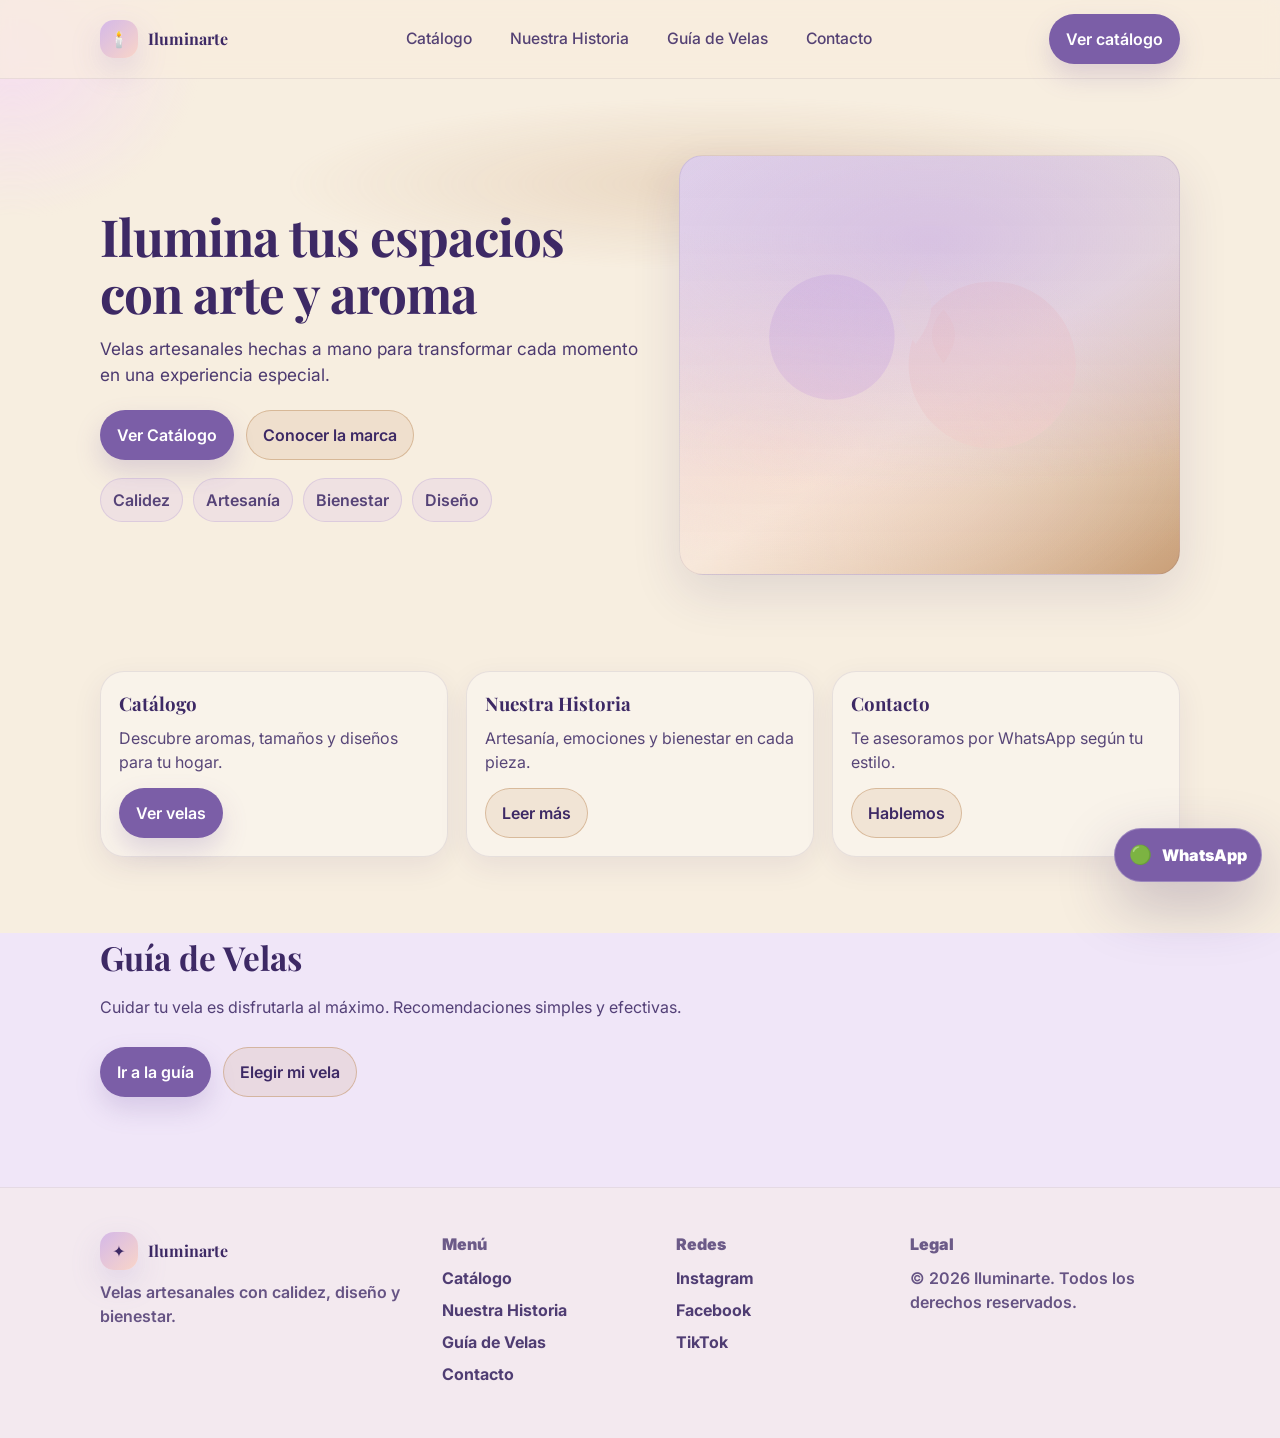
<file: iluminarte-web/index.html>
<!doctype html>
<html lang="es">
  <head>
    <meta charset="UTF-8" />
    <meta name="viewport" content="width=device-width, initial-scale=1.0" />
    <title>Iluminarte | Velas artesanales</title>
    <meta
      name="description"
      content="Velas artesanales hechas a mano para transformar cada momento en una experiencia especial: aroma, luz y diseño." />

    <link rel="preconnect" href="https://fonts.googleapis.com" />
    <link rel="preconnect" href="https://fonts.gstatic.com" crossorigin />
    <link
      href="https://fonts.googleapis.com/css2?family=Playfair+Display:wght@500;600;700&family=Inter:wght@300;400;500;600&display=swap"
      rel="stylesheet" />

    <link rel="stylesheet" href="./styles.css" />
  </head>
  <body>
    <!-- Fondo decorativo sutil -->
    <div class="bg-decor" aria-hidden="true"></div>

    <a class="skip-link" href="#inicio">Saltar al contenido</a>

    <header class="site-header">
      <div class="container header-inner">
        <a class="brand" href="index.html" aria-label="Iluminarte - Inicio">
          <span class="brand-mark" aria-hidden="true">🕯️</span>
          <span class="brand-name">Iluminarte</span>
        </a>

        <nav class="nav" aria-label="Navegación principal">
          <a class="nav-link" href="catalogo.html">Catálogo</a>
          <a class="nav-link" href="story.html">Nuestra Historia</a>
          <a class="nav-link" href="guide.html">Guía de Velas</a>
          <a class="nav-link" href="contacto.html">Contacto</a>
        </nav>

        <div class="header-cta">
          <a class="btn btn-primary" href="catalogo.html">Ver catálogo</a>
        </div>
      </div>
    </header>

    <main id="inicio">
      <!-- Inicio / Hero -->
      <section class="hero section">
        <div class="container hero-grid">
          <div class="hero-copy reveal">
            <h1 class="h1">Ilumina tus espacios con arte y aroma</h1>
            <p class="lead">
              Velas artesanales hechas a mano para transformar cada momento en una experiencia especial.
            </p>
            <div class="hero-actions">
              <a class="btn btn-primary" href="catalogo.html">Ver Catálogo</a>
              <a class="btn btn-secondary" href="story.html">Conocer la marca</a>
            </div>
            <div class="hero-badges" aria-label="Valores de marca">
              <span class="badge">Calidez</span>
              <span class="badge">Artesanía</span>
              <span class="badge">Bienestar</span>
              <span class="badge">Diseño</span>
            </div>
          </div>

          <div class="hero-media reveal">
            <div class="hero-image" role="img" aria-label="Velas artesanales"></div>
            <div class="hero-glow" aria-hidden="true"></div>
          </div>
        </div>
      </section>

      <!-- Bloque cards / acceso rápido -->
      <section class="section" style="padding-top: 20px;">
        <div
          class="container"
          style="display: grid; gap: 18px; grid-template-columns: repeat(3, minmax(0,1fr));">
          <div class="card reveal">
            <h3 class="h3" style="margin-bottom: 8px;">Catálogo</h3>
            <p class="p" style="color: rgba(61,41,101,.86)">Descubre aromas, tamaños y diseños para tu hogar.</p>
            <div style="margin-top: 14px">
              <a class="btn btn-primary" href="catalogo.html">Ver velas</a>
            </div>
          </div>

          <div class="card reveal">
            <h3 class="h3" style="margin-bottom: 8px;">Nuestra Historia</h3>
            <p class="p" style="color: rgba(61,41,101,.86)">Artesanía, emociones y bienestar en cada pieza.</p>
            <div style="margin-top: 14px">
              <a class="btn btn-secondary" href="story.html">Leer más</a>
            </div>
          </div>

          <div class="card reveal">
            <h3 class="h3" style="margin-bottom: 8px;">Contacto</h3>
            <p class="p" style="color: rgba(61,41,101,.86)">Te asesoramos por WhatsApp según tu estilo.</p>
            <div style="margin-top: 14px">
              <a class="btn btn-secondary" href="contacto.html">Hablemos</a>
            </div>
          </div>
        </div>
      </section>

      <!-- Guía (cta) -->
      <section class="section-alt section" style="padding-bottom: 90px; padding-top: 0;">
        <div class="container">
          <div class="section-head reveal">
            <h2 class="h2">Guía de Velas</h2>
            <p class="section-sub">Cuidar tu vela es disfrutarla al máximo. Recomendaciones simples y efectivas.</p>
          </div>
          <div style="display: flex; gap: 12px; flex-wrap: wrap">
            <a class="btn btn-primary" href="guide.html">Ir a la guía</a>
            <a class="btn btn-secondary" href="catalogo.html">Elegir mi vela</a>
          </div>
        </div>
      </section>
    </main>

    <footer class="site-footer">
      <div class="container footer-grid">
        <div class="footer-brand">
          <div class="footer-logo">
            <span class="brand-mark" aria-hidden="true">✦</span>
            <span class="brand-name">Iluminarte</span>
          </div>
          <p class="footer-text">Velas artesanales con calidez, diseño y bienestar.</p>
        </div>

        <div class="footer-col">
          <div class="footer-title">Menú</div>
          <a class="footer-link" href="catalogo.html">Catálogo</a>
          <a class="footer-link" href="story.html">Nuestra Historia</a>
          <a class="footer-link" href="guide.html">Guía de Velas</a>
          <a class="footer-link" href="contacto.html">Contacto</a>
        </div>

        <div class="footer-col">
          <div class="footer-title">Redes</div>
          <a class="footer-link" href="#">Instagram</a>
          <a class="footer-link" href="#">Facebook</a>
          <a class="footer-link" href="#">TikTok</a>
        </div>

        <div class="footer-col">
          <div class="footer-title">Legal</div>
          <div class="footer-text">© <span id="year"></span> Iluminarte. Todos los derechos reservados.</div>
        </div>
      </div>
    </footer>

    <!-- Botón flotante WhatsApp -->
    <a
      id="waFloat"
      class="wa-float"
      href="#"
      target="_blank"
      rel="noopener"
      aria-label="Consultar por WhatsApp"
    >
      <span class="wa-icon" aria-hidden="true">🟢</span>
      <span class="wa-text">WhatsApp</span>
    </a>

    <script src="./app.js" defer></script>
  </body>
</html>
</file>
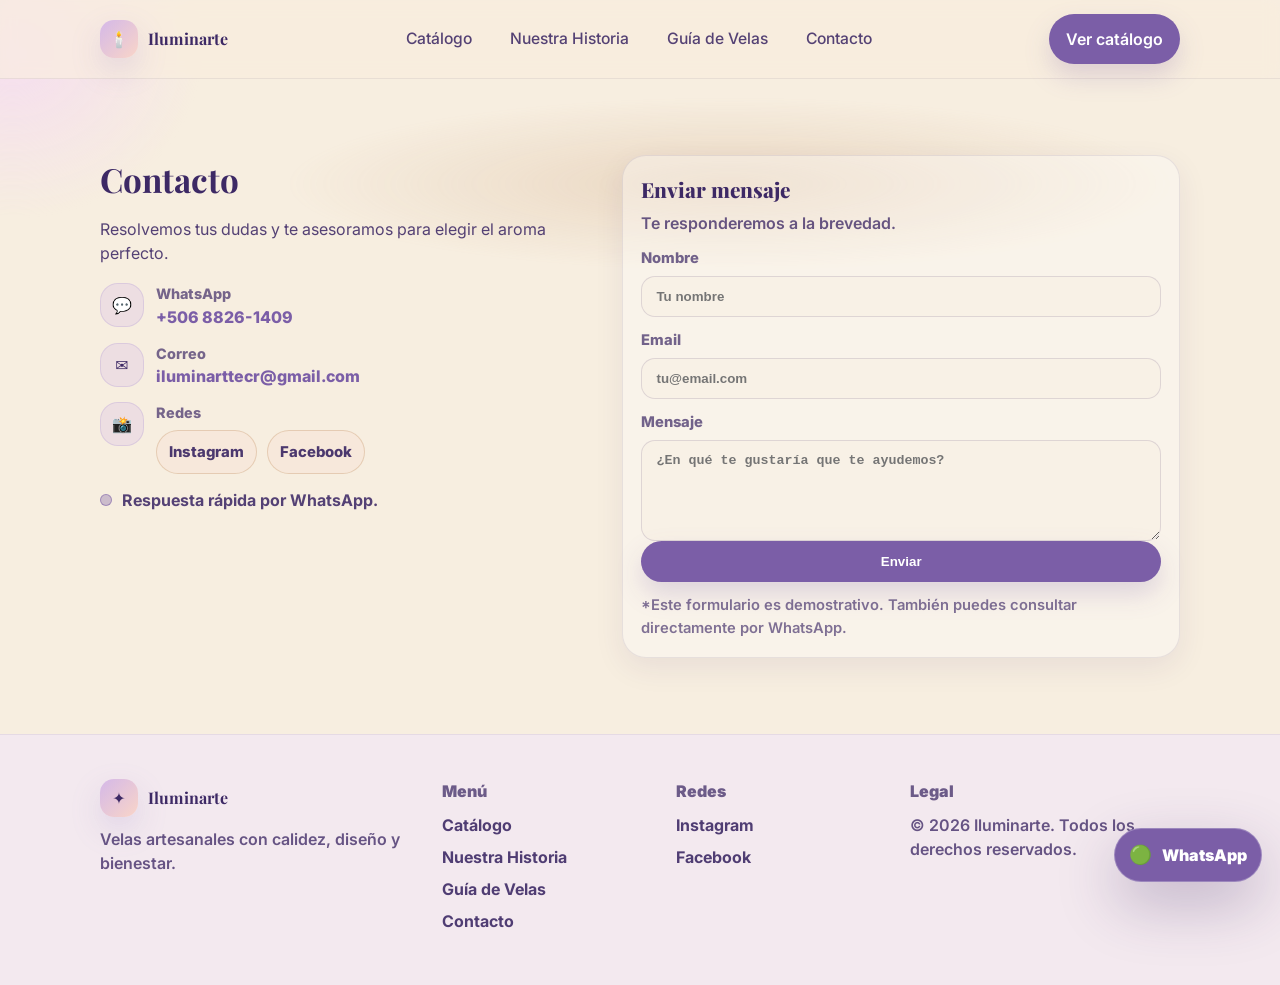
<file: iluminarte-web/contacto.html>
<!doctype html>
<html lang="es">
  <head>
    <meta charset="UTF-8" />
    <meta name="viewport" content="width=device-width, initial-scale=1.0" />
    <title>Contacto | Iluminarte</title>
    <meta
      name="description"
      content="Contactate con Iluminarte por WhatsApp o correo. Te asesoramos para elegir tu vela ideal." />

    <link rel="preconnect" href="https://fonts.googleapis.com" />
    <link rel="preconnect" href="https://fonts.gstatic.com" crossorigin />
    <link
      href="https://fonts.googleapis.com/css2?family=Playfair+Display:wght@500;600;700&family=Inter:wght@300;400;500;600&display=swap"
      rel="stylesheet" />

    <link rel="stylesheet" href="./styles.css" />
  </head>
  <body>
    <div class="bg-decor" aria-hidden="true"></div>
    <a class="skip-link" href="#contacto">Saltar al contenido</a>

    <header class="site-header">
      <div class="container header-inner">
        <a class="brand" href="index.html" aria-label="Iluminarte - Inicio">
          <span class="brand-mark" aria-hidden="true">🕯️</span>
          <span class="brand-name">Iluminarte</span>
        </a>

        <nav class="nav" aria-label="Navegación principal">
          <a class="nav-link" href="catalogo.html">Catálogo</a>
          <a class="nav-link" href="story.html">Nuestra Historia</a>
          <a class="nav-link" href="guide.html">Guía de Velas</a>
          <a class="nav-link" href="contacto.html">Contacto</a>
        </nav>

        <div class="header-cta">
          <a class="btn btn-primary" href="catalogo.html">Ver catálogo</a>
        </div>
      </div>
    </header>

    <main id="contacto">
      <section class="section">
        <div class="container contact-grid">
          <div class="contact-copy reveal">
            <h2 class="h2">Contacto</h2>
            <p class="section-sub">Resolvemos tus dudas y te asesoramos para elegir el aroma perfecto.</p>

            <div class="contact-box">
              <div class="contact-item">
                <span class="contact-icon" aria-hidden="true">💬</span>
                <div>
                  <div class="contact-label">WhatsApp</div>
                  <a class="link" id="whatsappNumber" href="#">+506 8826-1409</a>
                </div>
              </div>

              <div class="contact-item">
                <span class="contact-icon" aria-hidden="true">✉️</span>
                <div>
                  <div class="contact-label">Correo</div>
                  <a class="link" href="mailto:hola@iluminarte.com">iluminarttecr@gmail.com</a>
                </div>
              </div>

              <div class="contact-item">
                <span class="contact-icon" aria-hidden="true">📸</span>
                <div>
                  <div class="contact-label">Redes</div>
                  <div class="social-row">
                    <a class="chip" href="#" aria-label="Instagram">Instagram</a>
                    <a class="chip" href="#" aria-label="Facebook">Facebook</a>
                  </div>
                </div>
              </div>
            </div>

            <div class="contact-note">
              <span class="dot" aria-hidden="true"></span>
              Respuesta rápida por WhatsApp.
            </div>
          </div>

          <div class="contact-form-wrap reveal">
            <form id="contactForm" class="form" autocomplete="on">
              <div class="form-head">
                <div class="form-title">Enviar mensaje</div>
                <div class="form-sub">Te responderemos a la brevedad.</div>
              </div>

              <label class="field">
                <span class="field-label">Nombre</span>
                <input name="nombre" class="input" type="text" placeholder="Tu nombre" required />
              </label>

              <label class="field">
                <span class="field-label">Email</span>
                <input name="email" class="input" type="email" placeholder="tu@email.com" required />
              </label>

              <label class="field">
                <span class="field-label">Mensaje</span>
                <textarea name="mensaje" class="textarea" rows="5" placeholder="¿En qué te gustaría que te ayudemos?" required></textarea>
              </label>

              <button class="btn btn-primary w-full" type="submit">Enviar</button>

              <div id="formStatus" class="form-status" role="status" aria-live="polite"></div>
              <p class="form-foot">*Este formulario es demostrativo. También puedes consultar directamente por WhatsApp.</p>
            </form>
          </div>
        </div>
      </section>
    </main>

    <footer class="site-footer">
      <div class="container footer-grid">
        <div class="footer-brand">
          <div class="footer-logo">
            <span class="brand-mark" aria-hidden="true">✦</span>
            <span class="brand-name">Iluminarte</span>
          </div>
          <p class="footer-text">Velas artesanales con calidez, diseño y bienestar.</p>
        </div>

        <div class="footer-col">
          <div class="footer-title">Menú</div>
          <a class="footer-link" href="catalogo.html">Catálogo</a>
          <a class="footer-link" href="story.html">Nuestra Historia</a>
          <a class="footer-link" href="guide.html">Guía de Velas</a>
          <a class="footer-link" href="contacto.html">Contacto</a>
        </div>

    <div class="footer-col">
      <div class="footer-title">Redes</div>
      <a class="footer-link" href="https://www.instagram.com/iluminarttecr/">Instagram</a>
      <a class="footer-link" href="https://www.facebook.com/profile.php?id=61590283603145">Facebook</a>
    </div>

        <div class="footer-col">
          <div class="footer-title">Legal</div>
          <div class="footer-text">© <span id="year"></span> Iluminarte. Todos los derechos reservados.</div>
        </div>
      </div>
    </footer>

    <a
      id="waFloat"
      class="wa-float"
      href="#"
      target="_blank"
      rel="noopener"
      aria-label="Consultar por WhatsApp"
    >
      <span class="wa-icon" aria-hidden="true">🟢</span>
      <span class="wa-text">WhatsApp</span>
    </a>

    <script src="./app.js" defer></script>
  </body>
</html>
</file>
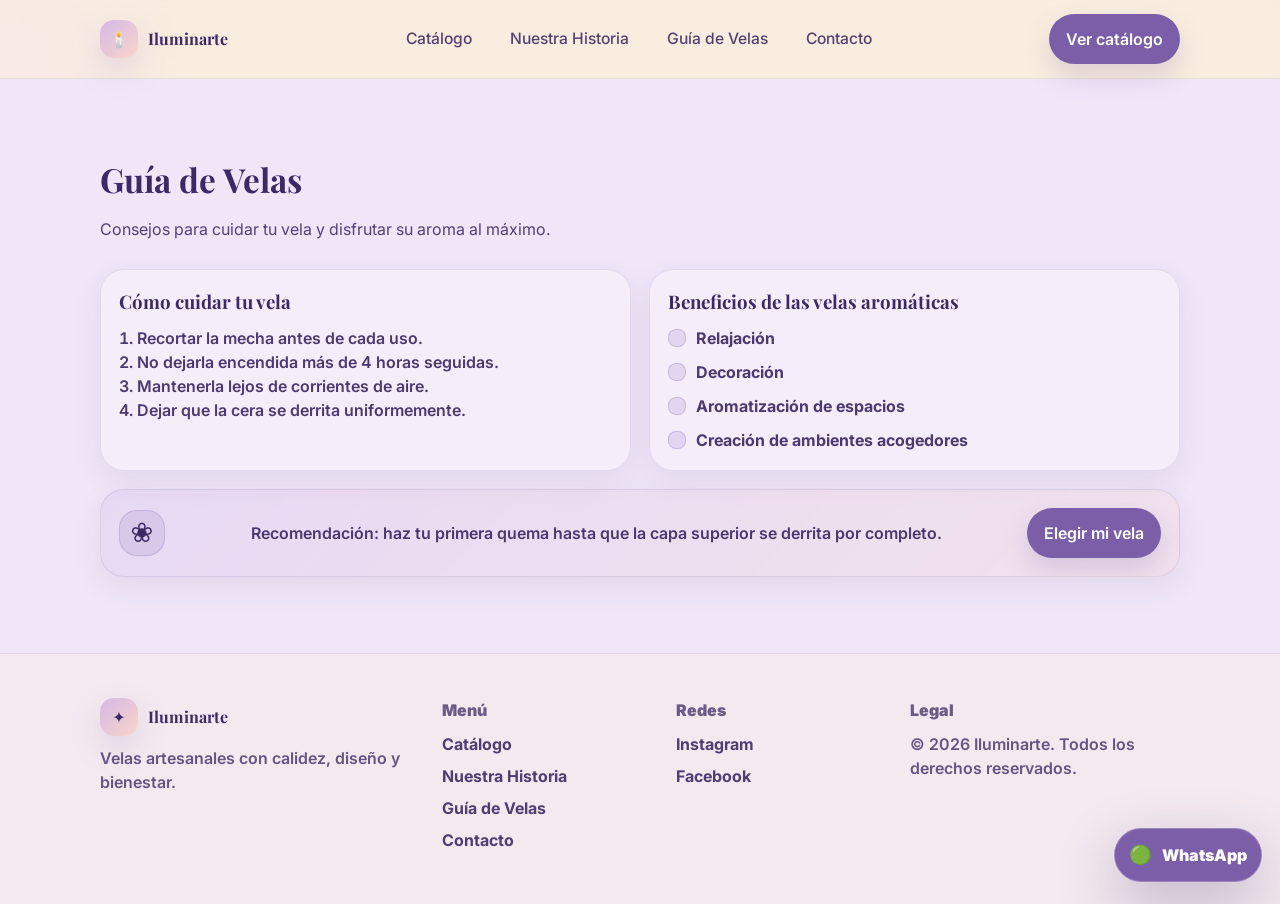
<file: iluminarte-web/guide.html>
<!doctype html>
<html lang="es">
  <head>
    <meta charset="UTF-8" />
    <meta name="viewport" content="width=device-width, initial-scale=1.0" />
    <title>Guía de Velas | Iluminarte</title>
    <meta
      name="description"
      content="Consejos para cuidar tu vela y aprovechar al máximo su aroma y decoración." />

    <link rel="preconnect" href="https://fonts.googleapis.com" />
    <link rel="preconnect" href="https://fonts.gstatic.com" crossorigin />
    <link
      href="https://fonts.googleapis.com/css2?family=Playfair+Display:wght@500;600;700&family=Inter:wght@300;400;500;600&display=swap"
      rel="stylesheet" />

    <link rel="stylesheet" href="./styles.css" />
  </head>
  <body>
    <div class="bg-decor" aria-hidden="true"></div>
    <a class="skip-link" href="#guia">Saltar al contenido</a>

    <header class="site-header">
      <div class="container header-inner">
        <a class="brand" href="index.html" aria-label="Iluminarte - Inicio">
          <span class="brand-mark" aria-hidden="true">🕯️</span>
          <span class="brand-name">Iluminarte</span>
        </a>

        <nav class="nav" aria-label="Navegación principal">
          <a class="nav-link" href="catalogo.html">Catálogo</a>
          <a class="nav-link" href="story.html">Nuestra Historia</a>
          <a class="nav-link" href="guide.html">Guía de Velas</a>
          <a class="nav-link" href="contacto.html">Contacto</a>
        </nav>

        <div class="header-cta">
          <a class="btn btn-primary" href="catalogo.html">Ver catálogo</a>
        </div>
      </div>
    </header>

    <main id="guia">
      <section class="section section-alt">
        <div class="container">
          <div class="section-head reveal">
            <h2 class="h2">Guía de Velas</h2>
            <p class="section-sub">Consejos para cuidar tu vela y disfrutar su aroma al máximo.</p>
          </div>

          <div class="guide-grid">
            <div class="card reveal">
              <h3 class="h3">Cómo cuidar tu vela</h3>
              <ol class="ol">
                <li>Recortar la mecha antes de cada uso.</li>
                <li>No dejarla encendida más de 4 horas seguidas.</li>
                <li>Mantenerla lejos de corrientes de aire.</li>
                <li>Dejar que la cera se derrita uniformemente.</li>
              </ol>
            </div>

            <div class="card reveal">
              <h3 class="h3">Beneficios de las velas aromáticas</h3>
              <ul class="ul">
                <li><span class="check" aria-hidden="true"></span>Relajación</li>
                <li><span class="check" aria-hidden="true"></span>Decoración</li>
                <li><span class="check" aria-hidden="true"></span>Aromatización de espacios</li>
                <li><span class="check" aria-hidden="true"></span>Creación de ambientes acogedores</li>
              </ul>
            </div>

            <div class="card card-highlight reveal">
              <div class="card-highlight-inner">
                <div class="spark" aria-hidden="true">❀</div>
                <p class="p strong">Recomendación: haz tu primera quema hasta que la capa superior se derrita por completo.</p>
                <a class="btn btn-primary" href="catalogo.html">Elegir mi vela</a>
              </div>
            </div>
          </div>
        </div>
      </section>
    </main>

    <footer class="site-footer">
      <div class="container footer-grid">
        <div class="footer-brand">
          <div class="footer-logo">
            <span class="brand-mark" aria-hidden="true">✦</span>
            <span class="brand-name">Iluminarte</span>
          </div>
          <p class="footer-text">Velas artesanales con calidez, diseño y bienestar.</p>
        </div>

        <div class="footer-col">
          <div class="footer-title">Menú</div>
          <a class="footer-link" href="catalogo.html">Catálogo</a>
          <a class="footer-link" href="story.html">Nuestra Historia</a>
          <a class="footer-link" href="guide.html">Guía de Velas</a>
          <a class="footer-link" href="contacto.html">Contacto</a>
        </div>

    <div class="footer-col">
      <div class="footer-title">Redes</div>
      <a class="footer-link" href="https://www.instagram.com/iluminarttecr/">Instagram</a>
      <a class="footer-link" href="https://www.facebook.com/profile.php?id=61590283603145">Facebook</a>
    </div>

        <div class="footer-col">
          <div class="footer-title">Legal</div>
          <div class="footer-text">© <span id="year"></span> Iluminarte. Todos los derechos reservados.</div>
        </div>
      </div>
    </footer>

    <a
      id="waFloat"
      class="wa-float"
      href="#"
      target="_blank"
      rel="noopener"
      aria-label="Consultar por WhatsApp"
    >
      <span class="wa-icon" aria-hidden="true">🟢</span>
      <span class="wa-text">WhatsApp</span>
    </a>

    <script src="./app.js" defer></script>
  </body>
</html>
</file>
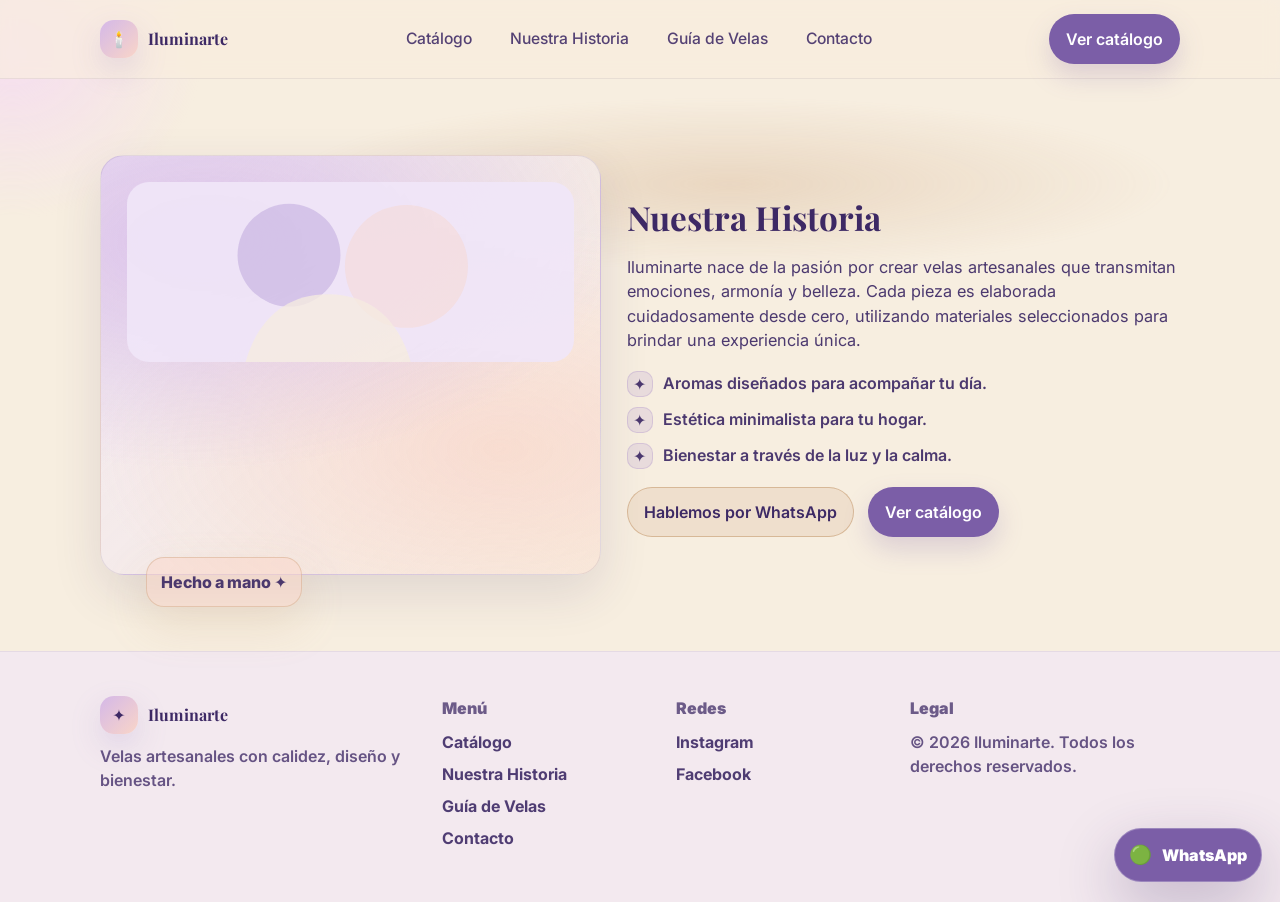
<file: iluminarte-web/story.html>
<!doctype html>
<html lang="es">
  <head>
    <meta charset="UTF-8" />
    <meta name="viewport" content="width=device-width, initial-scale=1.0" />
    <title>Nuestra Historia | Iluminarte</title>
    <meta
      name="description"
      content="Conocé la historia de Iluminarte: velas artesanales hechas a mano para transmitir emociones y bienestar." />

    <link rel="preconnect" href="https://fonts.googleapis.com" />
    <link rel="preconnect" href="https://fonts.gstatic.com" crossorigin />
    <link
      href="https://fonts.googleapis.com/css2?family=Playfair+Display:wght@500;600;700&family=Inter:wght@300;400;500;600&display=swap"
      rel="stylesheet" />

    <link rel="stylesheet" href="./styles.css" />
  </head>
  <body>
    <div class="bg-decor" aria-hidden="true"></div>
    <a class="skip-link" href="#historia">Saltar al contenido</a>

    <header class="site-header">
      <div class="container header-inner">
        <a class="brand" href="index.html" aria-label="Iluminarte - Inicio">
          <span class="brand-mark" aria-hidden="true">🕯️</span>
          <span class="brand-name">Iluminarte</span>
        </a>

        <nav class="nav" aria-label="Navegación principal">
          <a class="nav-link" href="catalogo.html">Catálogo</a>
          <a class="nav-link" href="story.html">Nuestra Historia</a>
          <a class="nav-link" href="guide.html">Guía de Velas</a>
          <a class="nav-link" href="contacto.html">Contacto</a>
        </nav>

        <div class="header-cta">
          <a class="btn btn-primary" href="catalogo.html">Ver catálogo</a>
        </div>
      </div>
    </header>

    <main id="historia">
      <section class="section">
        <div class="container story-grid">
          <div class="story-media reveal">
            <div class="founders-photo" role="img" aria-label="Fundadoras de Iluminarte"></div>
            <div class="story-sticker" aria-hidden="true">Hecho a mano ✦</div>
          </div>

          <div class="story-copy reveal">
            <h2 class="h2">Nuestra Historia</h2>
            <p class="p">
              Iluminarte nace de la pasión por crear velas artesanales que transmitan emociones, armonía y belleza.
              Cada pieza es elaborada cuidadosamente desde cero, utilizando materiales seleccionados para brindar una
              experiencia única.
            </p>
            <ul class="list">
              <li>
                <span class="list-icon" aria-hidden="true">✦</span>
                Aromas diseñados para acompañar tu día.
              </li>
              <li>
                <span class="list-icon" aria-hidden="true">✦</span>
                Estética minimalista para tu hogar.
              </li>
              <li>
                <span class="list-icon" aria-hidden="true">✦</span>
                Bienestar a través de la luz y la calma.
              </li>
            </ul>
            <div class="story-actions">
              <a class="btn btn-secondary" href="contacto.html">Hablemos por WhatsApp</a>
              <a class="btn btn-primary" href="catalogo.html" style="margin-left:10px">Ver catálogo</a>
            </div>
          </div>
        </div>
      </section>
    </main>

    <footer class="site-footer">
      <div class="container footer-grid">
        <div class="footer-brand">
          <div class="footer-logo">
            <span class="brand-mark" aria-hidden="true">✦</span>
            <span class="brand-name">Iluminarte</span>
          </div>
          <p class="footer-text">Velas artesanales con calidez, diseño y bienestar.</p>
        </div>

        <div class="footer-col">
          <div class="footer-title">Menú</div>
          <a class="footer-link" href="catalogo.html">Catálogo</a>
          <a class="footer-link" href="story.html">Nuestra Historia</a>
          <a class="footer-link" href="guide.html">Guía de Velas</a>
          <a class="footer-link" href="contacto.html">Contacto</a>
        </div>

    <div class="footer-col">
      <div class="footer-title">Redes</div>
      <a class="footer-link" href="https://www.instagram.com/iluminarttecr/">Instagram</a>
      <a class="footer-link" href="https://www.facebook.com/profile.php?id=61590283603145">Facebook</a>
    </div>

        <div class="footer-col">
          <div class="footer-title">Legal</div>
          <div class="footer-text">© <span id="year"></span> Iluminarte. Todos los derechos reservados.</div>
        </div>
      </div>
    </footer>

    <a
      id="waFloat"
      class="wa-float"
      href="#"
      target="_blank"
      rel="noopener"
      aria-label="Consultar por WhatsApp"
    >
      <span class="wa-icon" aria-hidden="true">🟢</span>
      <span class="wa-text">WhatsApp</span>
    </a>

    <script src="./app.js" defer></script>
  </body>
</html>
</file>
<file: iluminarte-web/styles.css>
:root{
  --crema:#F7EEE0;
  --lavanda-clara:#F0E6F8;
  --lavanda-media:#D4B8E8;
  --morado-suave:#9B7EC8;
  --morado-profundo:#7B5EA7;
  --morado-oscuro:#3D2965;
  --terracota:#C4956A;
  --durazno:#F9D5C8;

  --bg:var(--crema);
  --section-alt:var(--lavanda-clara);
  --title:var(--morado-oscuro);
  --text:var(--morado-oscuro);

  --primary:var(--morado-profundo);
  --primary-hover:var(--morado-oscuro);
  --secondary:var(--terracota);

  --radius-xl:24px;
  --radius-lg:18px;
  --radius-md:14px;
  --shadow:0 18px 50px rgba(61,41,101,.12);
  --shadow-soft:0 10px 30px rgba(61,41,101,.08);

  --container:1120px;
}

*{box-sizing:border-box}
html,body{height:100%}
body{
  margin:0;
  font-family:Inter, system-ui, -apple-system, Segoe UI, Roboto, Arial, sans-serif;
  background:var(--bg);
  color:var(--text);
  line-height:1.5;
  overflow-x:hidden;
}

img{max-width:100%; display:block}

.container{max-width:var(--container); margin:0 auto; padding:0 20px}
.section{padding:76px 0}
.section-alt{background:var(--section-alt)}

.h1{
  font-family:"Playfair Display", ui-serif, Georgia, serif;
  font-size: clamp(2.1rem, 4vw, 3.2rem);
  line-height:1.12;
  margin:0 0 14px;
  color:var(--title);
  letter-spacing:-.02em;
}
.h2{
  font-family:"Playfair Display", ui-serif, Georgia, serif;
  font-size: clamp(1.6rem, 2.6vw, 2.25rem);
  margin:0 0 12px;
  color:var(--title);
}
.h3{font-family:"Playfair Display", ui-serif, Georgia, serif; margin:0 0 10px; color:var(--title)}
.lead{font-size:1.08rem; margin:0 0 22px; max-width:52ch; color:rgba(61,41,101,.92)}
.p{margin:0; color:rgba(61,41,101,.92)}
.p.strong{font-weight:600}

.reveal{opacity:0; transform:translateY(12px); transition:opacity .7s ease, transform .7s ease}
.reveal.is-visible{opacity:1; transform:translateY(0)}

/* Header */
.site-header{
  position:sticky; top:0; z-index:40;
  backdrop-filter:saturate(140%) blur(8px);
  background:rgba(247,238,224,.72);
  border-bottom:1px solid rgba(61,41,101,.08);
}
.header-inner{display:flex; align-items:center; justify-content:space-between; gap:18px; padding:14px 20px}
.brand{display:flex; align-items:center; gap:10px; text-decoration:none; color:var(--title)}
.brand-mark{
  width:38px; height:38px; display:grid; place-items:center;
  border-radius:14px; background:linear-gradient(135deg, var(--lavanda-media), var(--durazno));
  box-shadow:0 12px 30px rgba(155,126,200,.22);
}
.brand-name{font-family:"Playfair Display", ui-serif, Georgia, serif; font-weight:700; letter-spacing:.01em}

.nav{display:flex; gap:18px; align-items:center}
.nav-link{
  text-decoration:none; color:rgba(61,41,101,.88);
  font-weight:500; font-size:.98rem;
  padding:10px 10px; border-radius:12px;
  transition:background .2s ease, transform .2s ease;
}
.nav-link:hover{background:rgba(148,122,206,.12); transform:translateY(-1px)}

.header-cta{display:flex; align-items:center}

/* Buttons */
.btn{
  display:inline-flex; align-items:center; justify-content:center;
  gap:10px;
  padding:12px 16px;
  border-radius:999px;
  text-decoration:none;
  font-weight:600;
  border:1px solid transparent;
  transition:transform .2s ease, background .2s ease, border-color .2s ease, box-shadow .2s ease;
  user-select:none;
}
.btn:active{transform:translateY(1px)}
.btn-primary{
  background:var(--primary);
  color:#fff;
  box-shadow:0 12px 26px rgba(123,94,167,.22);
}
.btn-primary:hover{background:var(--primary-hover); box-shadow:0 16px 40px rgba(61,41,101,.22)}
.btn-secondary{
  background:rgba(196,149,106,.16);
  color:var(--morado-oscuro);
  border-color:rgba(196,149,106,.55);
}
.btn-secondary:hover{background:rgba(196,149,106,.24)}
.btn-whatsapp{background:var(--primary);}
.w-full{width:100%}

/* Hero */
.hero{position:relative}
.bg-decor{
  position:fixed; inset:-20% -20% auto -20%; height:520px;
  pointer-events:none;
  background:
    radial-gradient(closest-side at 15% 45%, rgba(244,209,252,.55), rgba(240,230,248,0) 70%),
    radial-gradient(closest-side at 75% 20%, rgba(249,213,200,.55), rgba(247,238,224,0) 62%),
    radial-gradient(closest-side at 55% 70%, rgba(196,149,106,.26), rgba(247,238,224,0) 55%);
  filter: blur(2px);
  z-index:-1;
}

.hero-grid{display:grid; grid-template-columns: 1.05fr .95fr; gap:26px; align-items:center}
.hero-actions{display:flex; gap:12px; flex-wrap:wrap}
.hero-badges{margin-top:18px; display:flex; flex-wrap:wrap; gap:10px}
.badge{
  padding:9px 12px;
  border-radius:999px;
  background:rgba(212,184,232,.24);
  border:1px solid rgba(155,126,200,.22);
  font-weight:600; color:rgba(61,41,101,.86);
}

.hero-media{position:relative; min-height:360px}
.hero-image{
  height:420px;
  border-radius:var(--radius-xl);
  background:
    linear-gradient(180deg, rgba(61,41,101,.06), rgba(61,41,101,.0)),
    radial-gradient(900px 420px at 50% 20%, rgba(212,184,232,.65), rgba(212,184,232,0) 60%),
    radial-gradient(700px 360px at 20% 70%, rgba(249,213,200,.55), rgba(249,213,200,0) 62%),
    url('data:image/svg+xml;utf8,<svg xmlns="http://www.w3.org/2000/svg" width="900" height="600"><defs><linearGradient id="g" x1="0" x2="1" y1="0" y2="1"><stop stop-color="%23F0E6F8" offset="0"/><stop stop-color="%23F7EEE0" offset="0.55"/><stop stop-color="%23C4956A" offset="1"/></linearGradient></defs><rect width="900" height="600" fill="url(%23g)"/><circle cx="310" cy="260" r="90" fill="%23D4B8E8" opacity="0.65"/><circle cx="540" cy="300" r="120" fill="%23F9D5C8" opacity="0.6"/><path d="M430 160c30 40 30 70 0 110c-30-40-30-70 0-110Z" fill="%23F7EEE0" opacity="0.9"/><path d="M470 220c22 26 22 46 0 78c-22-32-22-52 0-78Z" fill="%23F9D5C8" opacity="0.9"/></svg>') center/cover no-repeat;
  box-shadow:var(--shadow);
  border:1px solid rgba(61,41,101,.10);
}
.hero-glow{
  position:absolute; inset:auto 0 -20px 0;
  height:120px;
  background:radial-gradient(closest-side at 50% 0%, rgba(123,94,167,.35), rgba(123,94,167,0));
  filter: blur(6px);
  pointer-events:none;
}

/* Sections head */
.section-head{margin-bottom:28px}
.section-sub{margin:0; max-width:68ch; color:rgba(61,41,101,.88)}

/* Products */
.products-grid{display:grid; grid-template-columns: repeat(3, minmax(0, 1fr)); gap:18px}
.product-card{
  background:rgba(255,255,255,.35);
  border:1px solid rgba(61,41,101,.10);
  border-radius:var(--radius-lg);
  overflow:hidden;
  box-shadow:var(--shadow-soft);
  transition:transform .25s ease, box-shadow .25s ease, border-color .25s ease;
  display:flex; flex-direction:column;
}
.product-card:hover{transform:translateY(-4px); border-color:rgba(123,94,167,.35); box-shadow:0 22px 70px rgba(61,41,101,.14)}
.product-media{
  height:180px;
  background:
    radial-gradient(400px 220px at 50% 20%, rgba(212,184,232,.75), rgba(212,184,232,0) 60%),
    radial-gradient(360px 200px at 20% 80%, rgba(249,213,200,.62), rgba(249,213,200,0) 62%),
    linear-gradient(135deg, rgba(247,238,224,.9), rgba(240,230,248,.6));
  display:flex;
  align-items:center;
  justify-content:center;
}

.product-img{
  width:100%;
  height:100%;
  object-fit:cover;
}

.product-body{padding:16px; display:flex; flex-direction:column; gap:12px; flex:1}
.product-name{margin:0; font-family:"Playfair Display", ui-serif, Georgia, serif; color:var(--title); font-size:1.18rem}
.product-meta{display:flex; flex-direction:column; gap:8px}
.meta-row{display:flex; justify-content:space-between; gap:12px}
.meta-label{color:rgba(61,41,101,.65); font-weight:600; font-size:.92rem}
.meta-value{color:rgba(61,41,101,.92); font-weight:600; text-align:right; font-size:.92rem}
.product-price{font-weight:800; color:var(--primary); font-size:1.15rem}
.product-actions{margin-top:auto}

/* Story */
.story-grid{display:grid; grid-template-columns: .95fr 1.05fr; gap:26px; align-items:center}
.founders-photo{
  height:420px; border-radius:var(--radius-xl);
  background:
    radial-gradient(760px 420px at 20% 20%, rgba(212,184,232,.8), rgba(212,184,232,0) 55%),
    radial-gradient(700px 390px at 80% 70%, rgba(249,213,200,.7), rgba(249,213,200,0) 58%),
    linear-gradient(135deg, rgba(240,230,248,.75), rgba(247,238,224,.9));
  box-shadow:var(--shadow);
  border:1px solid rgba(61,41,101,.10);
  position:relative;
}
.founders-photo::after{
  content:"";
  position:absolute; inset:26px 26px auto 26px; height:180px;
  border-radius:22px;
  background:
    url('data:image/svg+xml;utf8,<svg xmlns="http://www.w3.org/2000/svg" width="800" height="500"><rect width="800" height="500" fill="%23F0E6F8"/><circle cx="290" cy="220" r="92" fill="%239B7EC8" opacity="0.35"/><circle cx="500" cy="240" r="110" fill="%23F9D5C8" opacity="0.45"/><path d="M210 420c20-80 70-130 150-130s130 50 150 130" fill="%23F7EEE0" opacity="0.8"/></svg>') center/cover no-repeat;
  opacity:.9;
}
.story-sticker{
  position:absolute; transform:translate(18px,-18px);
  margin-left:28px;
  padding:12px 14px;
  border-radius:18px;
  background:rgba(249,213,200,.52);
  border:1px solid rgba(196,149,106,.35);
  font-weight:800;
  color:rgba(61,41,101,.92);
  box-shadow:0 18px 45px rgba(196,149,106,.18);
}

.story-copy .p{font-size:1.02rem}
.list{list-style:none; padding:0; margin:18px 0 0; display:flex; flex-direction:column; gap:10px}
.list li{display:flex; gap:10px; align-items:flex-start; color:rgba(61,41,101,.92); font-weight:600}
.list-icon{width:26px; height:26px; border-radius:10px; display:grid; place-items:center; background:rgba(155,126,200,.16); border:1px solid rgba(155,126,200,.25)}
.story-actions{margin-top:18px}

/* Guide */
.guide-grid{display:grid; grid-template-columns: 1fr 1fr; gap:18px}
.card{
  background:rgba(255,255,255,.32);
  border:1px solid rgba(61,41,101,.10);
  border-radius:var(--radius-xl);
  padding:18px;
  box-shadow:var(--shadow-soft);
}
.card-highlight{grid-column: span 2; background:linear-gradient(135deg, rgba(212,184,232,.28), rgba(249,213,200,.22)); position:relative; overflow:hidden}
.card-highlight-inner{display:flex; align-items:center; justify-content:space-between; gap:14px; flex-wrap:wrap}
.spark{font-size:1.7rem; width:46px; height:46px; display:grid; place-items:center; border-radius:18px; background:rgba(123,94,167,.14); border:1px solid rgba(123,94,167,.22)}
.ol{padding-left:18px; margin:8px 0 0; color:rgba(61,41,101,.92); font-weight:600}
.ul{list-style:none; padding:0; margin:8px 0 0; display:flex; flex-direction:column; gap:10px; font-weight:700; color:rgba(61,41,101,.92)}
.ul li{display:flex; align-items:center; gap:10px}
.check{width:18px; height:18px; border-radius:8px; background:rgba(155,126,200,.22); border:1px solid rgba(155,126,200,.35)}

/* Contact */
.contact-grid{display:grid; grid-template-columns: .95fr 1.05fr; gap:18px; align-items:start}
.contact-box{margin-top:18px; display:flex; flex-direction:column; gap:14px}
.contact-item{display:flex; gap:12px; align-items:flex-start}
.contact-icon{width:44px; height:44px; border-radius:18px; display:grid; place-items:center; background:rgba(212,184,232,.28); border:1px solid rgba(155,126,200,.22)}
.contact-label{font-weight:800; color:rgba(61,41,101,.7); font-size:.9rem}
.link{color:var(--primary); font-weight:800; text-decoration:none}
.link:hover{text-decoration:underline}
.social-row{display:flex; gap:10px; flex-wrap:wrap; margin-top:6px}
.chip{display:inline-flex; padding:10px 12px; border-radius:999px; background:rgba(249,213,200,.22); border:1px solid rgba(196,149,106,.35); color:rgba(61,41,101,.92); text-decoration:none; font-weight:800; font-size:.93rem}
.contact-note{margin-top:14px; display:flex; align-items:center; gap:10px; font-weight:700; color:rgba(61,41,101,.88)}
.dot{width:12px; height:12px; border-radius:999px; background:rgba(123,94,167,.35); border:1px solid rgba(123,94,167,.55)}

.form{background:rgba(255,255,255,.32); border:1px solid rgba(61,41,101,.10); border-radius:var(--radius-xl); padding:18px; box-shadow:var(--shadow-soft)}
.form-head{margin-bottom:10px}
.form-title{font-family:"Playfair Display", ui-serif, Georgia, serif; font-weight:800; font-size:1.3rem; color:var(--title)}
.form-sub{color:rgba(61,41,101,.78); font-weight:600; margin-top:6px}

.field{display:flex; flex-direction:column; gap:7px; margin-top:12px}
.field-label{font-weight:800; color:rgba(61,41,101,.72); font-size:.92rem}
.input,.textarea{
  width:100%; padding:12px 14px;
  border-radius:14px;
  border:1px solid rgba(61,41,101,.14);
  background:rgba(247,238,224,.35);
  color:var(--title);
  outline:none;
  font-weight:600;
}
.input:focus,.textarea:focus{border-color:rgba(123,94,167,.55); box-shadow:0 0 0 4px rgba(155,126,200,.15)}
.form-status{margin-top:12px; font-weight:800}
.form-foot{margin:10px 0 0; color:rgba(61,41,101,.65); font-size:.92rem; font-weight:600}

/* Footer */
.site-footer{padding:44px 0; background:rgba(240,230,248,.6); border-top:1px solid rgba(61,41,101,.08)}
.footer-grid{display:grid; grid-template-columns: 1.2fr .8fr .8fr 1fr; gap:18px; align-items:start}
.footer-logo{display:flex; gap:10px; align-items:center}
.footer-text{margin:10px 0 0; color:rgba(61,41,101,.78); font-weight:600}
.footer-title{font-weight:900; color:rgba(61,41,101,.75); margin-bottom:10px}
.footer-link{display:block; text-decoration:none; color:rgba(61,41,101,.9); font-weight:700; margin:8px 0}
.footer-link:hover{color:var(--primary)}

/* WhatsApp float */
.wa-float{
  position:fixed; right:18px; bottom:18px;
  z-index:60;
  background:var(--primary);
  color:#fff;
  text-decoration:none;
  border-radius:999px;
  padding:12px 14px;
  box-shadow:0 22px 60px rgba(61,41,101,.28);
  border:1px solid rgba(255,255,255,.25);
  display:flex; align-items:center; gap:10px;
  transition:transform .2s ease, background .2s ease;
}
.wa-float:hover{transform:translateY(-3px); background:var(--primary-hover)}
.wa-icon{display:grid; place-items:center; font-size:1.15rem}
.wa-text{font-weight:900}

.skip-link{
  position:absolute; left:-999px; top:12px;
  background:#fff; padding:10px 14px; border-radius:12px;
  border:1px solid rgba(61,41,101,.2);
}
.skip-link:focus{left:12px; z-index:100}

/* Responsivo */
@media (max-width: 980px){
  .hero-grid{grid-template-columns:1fr;}
  .hero-media{min-height:320px}
  .hero-image{height:380px}
  .products-grid{grid-template-columns: repeat(2, minmax(0, 1fr));}
  .story-grid{grid-template-columns:1fr;}
  .guide-grid{grid-template-columns:1fr}
  .card-highlight{grid-column:auto}
  .contact-grid{grid-template-columns:1fr}
  .footer-grid{grid-template-columns:1fr 1fr;}
  .nav{display:none}
}

@media (max-width: 560px){
  .products-grid{grid-template-columns:1fr;}
  .section{padding:60px 0}
  .header-inner{padding:12px 14px}
  .wa-text{display:none}
}
</file>
